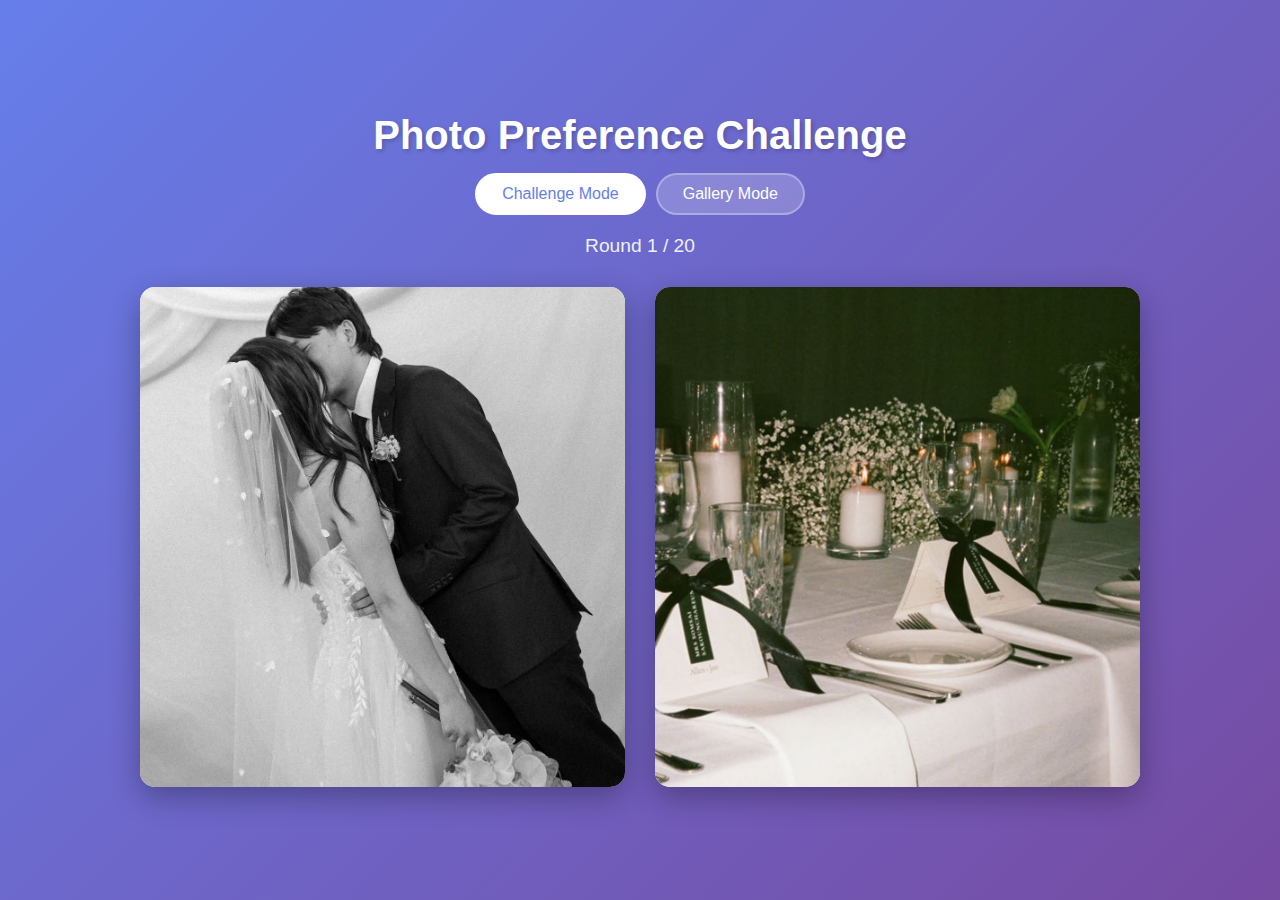
<file: index.html>
<!DOCTYPE html>
<html lang="en">
<head>
    <meta charset="UTF-8">
    <meta name="viewport" content="width=device-width, initial-scale=1.0, maximum-scale=5.0, user-scalable=yes">
    <meta name="mobile-web-app-capable" content="yes">
    <meta name="apple-mobile-web-app-capable" content="yes">
    <meta name="apple-mobile-web-app-status-bar-style" content="black-translucent">
    <title>Photo Preference Challenge</title>
    <link rel="stylesheet" href="style.css">
</head>
<body>
    <div class="container">
        <header>
            <h1>Photo Preference Challenge</h1>
            <div class="mode-switcher">
                <button id="challenge-mode-btn" class="mode-btn active">Challenge Mode</button>
                <button id="gallery-mode-btn" class="mode-btn">Gallery Mode</button>
            </div>
            <div class="round-counter" id="round-counter">
                Round <span id="current-round">1</span> / 20
            </div>
        </header>

        <div id="game-screen" class="game-screen">
            <div class="photos-container">
                <div class="photo-wrapper" id="photo-left">
                    <img src="" alt="Photo 1" id="img-left">
                    <div class="photo-overlay">Click to Choose</div>
                </div>
                <div class="photo-wrapper" id="photo-right">
                    <img src="" alt="Photo 2" id="img-right">
                    <div class="photo-overlay">Click to Choose</div>
                </div>
            </div>
        </div>

        <div id="results-screen" class="results-screen hidden">
            <h2>Results</h2>
            <div class="results-content">
                <div class="score-item">
                    <h3>Heartlands</h3>
                    <div class="score" id="score-a">0</div>
                    <div class="percentage" id="percentage-a">0%</div>
                </div>
                <div class="score-item">
                    <h3>Storytellers</h3>
                    <div class="score" id="score-b">0</div>
                    <div class="percentage" id="percentage-b">0%</div>
                </div>
            </div>
            <button id="restart-btn" class="restart-btn">Play Again</button>
        </div>

        <div id="gallery-screen" class="gallery-screen hidden">
            <div class="gallery-header">
                <h2>Select Your Favorites</h2>
                <button id="gallery-done-btn" class="done-btn">Done</button>
            </div>
            <div class="gallery-grid" id="gallery-grid">
                <!-- Photos will be dynamically loaded here -->
            </div>
        </div>

        <div id="gallery-results-screen" class="results-screen hidden">
            <h2>Gallery Results</h2>
            <div class="results-content">
                <div class="score-item">
                    <h3>Heartlands</h3>
                    <div class="score" id="gallery-score-a">0</div>
                    <div class="percentage" id="gallery-percentage-a">0%</div>
                </div>
                <div class="score-item">
                    <h3>Storytellers</h3>
                    <div class="score" id="gallery-score-b">0</div>
                    <div class="percentage" id="gallery-percentage-b">0%</div>
                </div>
            </div>
            <button id="gallery-restart-btn" class="restart-btn">Browse Again</button>
        </div>
    </div>

    <script src="script.js"></script>
</body>
</html>
</file>
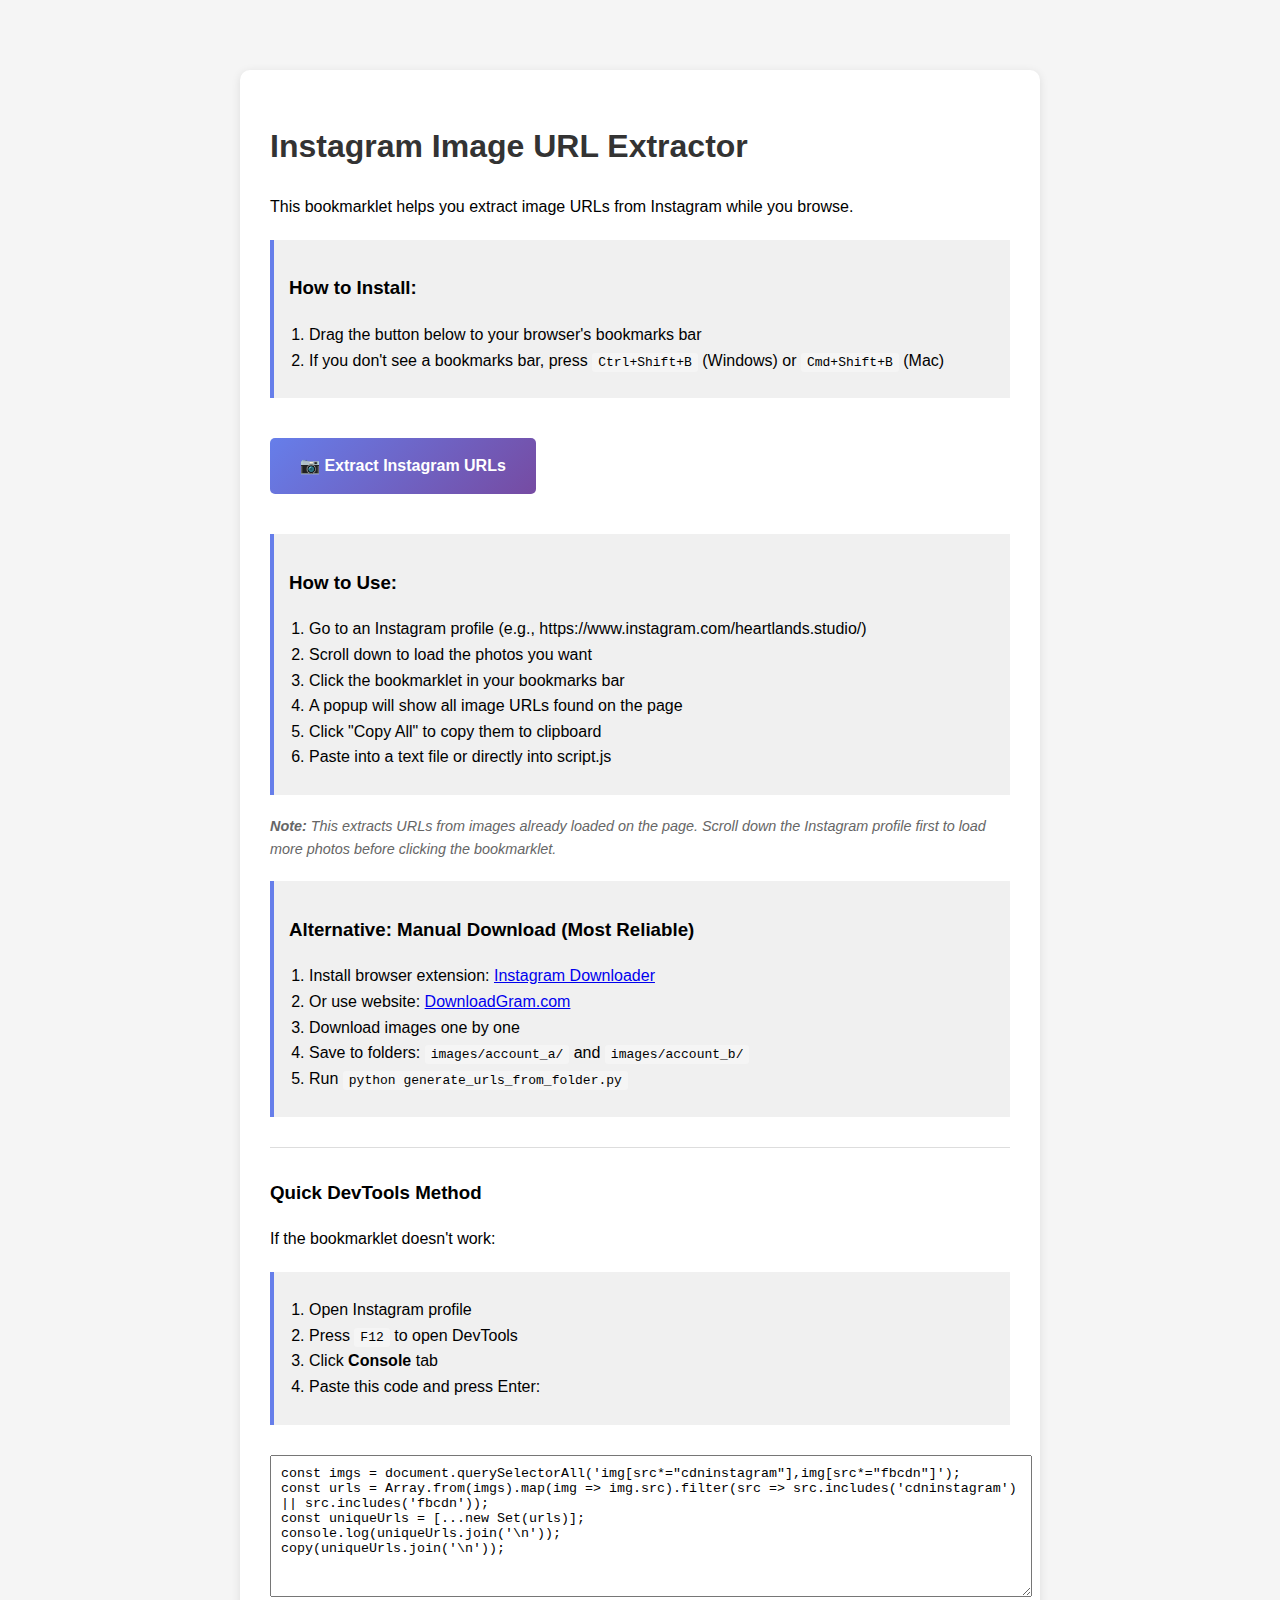
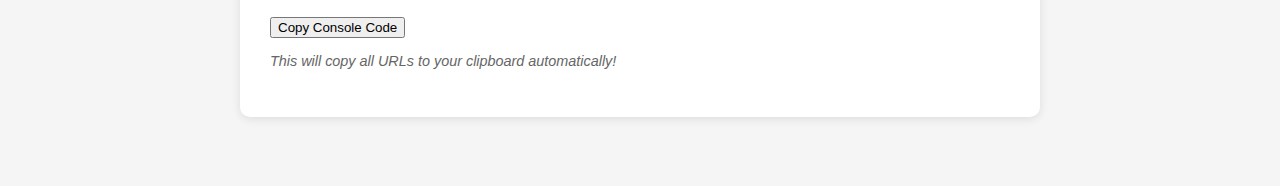
<file: bookmarklet.html>
<!DOCTYPE html>
<html lang="en">
<head>
    <meta charset="UTF-8">
    <meta name="viewport" content="width=device-width, initial-scale=1.0">
    <title>Instagram Image Extractor - Bookmarklet</title>
    <style>
        body {
            font-family: Arial, sans-serif;
            max-width: 800px;
            margin: 50px auto;
            padding: 20px;
            line-height: 1.6;
            background: #f5f5f5;
        }
        .container {
            background: white;
            padding: 30px;
            border-radius: 10px;
            box-shadow: 0 2px 10px rgba(0,0,0,0.1);
        }
        h1 {
            color: #333;
        }
        .bookmarklet {
            display: inline-block;
            background: linear-gradient(135deg, #667eea 0%, #764ba2 100%);
            color: white;
            padding: 15px 30px;
            text-decoration: none;
            border-radius: 5px;
            font-weight: bold;
            margin: 20px 0;
            cursor: move;
        }
        .bookmarklet:hover {
            opacity: 0.9;
        }
        .instructions {
            background: #f0f0f0;
            padding: 15px;
            border-left: 4px solid #667eea;
            margin: 20px 0;
        }
        .instructions ol {
            margin: 10px 0;
            padding-left: 20px;
        }
        .note {
            color: #666;
            font-size: 0.9em;
            font-style: italic;
        }
        code {
            background: #f5f5f5;
            padding: 2px 6px;
            border-radius: 3px;
            font-family: monospace;
        }
    </style>
</head>
<body>
    <div class="container">
        <h1>Instagram Image URL Extractor</h1>

        <p>This bookmarklet helps you extract image URLs from Instagram while you browse.</p>

        <div class="instructions">
            <h3>How to Install:</h3>
            <ol>
                <li>Drag the button below to your browser's bookmarks bar</li>
                <li>If you don't see a bookmarks bar, press <code>Ctrl+Shift+B</code> (Windows) or <code>Cmd+Shift+B</code> (Mac)</li>
            </ol>
        </div>

        <a href="javascript:(function(){const imgs=document.querySelectorAll('img[src*=&quot;cdninstagram&quot;],img[src*=&quot;fbcdn&quot;]');const urls=Array.from(imgs).map(img=>img.src).filter(src=>src.includes('cdninstagram')||src.includes('fbcdn'));const uniqueUrls=[...new Set(urls)];if(uniqueUrls.length===0){alert('No Instagram images found on this page!');return;}const popup=window.open('','Image URLs','width=600,height=400');popup.document.write('<html><head><title>Image URLs</title><style>body{font-family:Arial;padding:20px;}textarea{width:100%;height:300px;font-family:monospace;font-size:12px;}</style></head><body>');popup.document.write('<h2>Found '+uniqueUrls.length+' image URLs</h2>');popup.document.write('<p>Copy these URLs:</p>');popup.document.write('<textarea>'+uniqueUrls.join('\n')+'</textarea>');popup.document.write('<button onclick=&quot;navigator.clipboard.writeText(document.querySelector(\'textarea\').value).then(()=>alert(\'Copied to clipboard!\'))&quot;>Copy All</button>');popup.document.write('</body></html>');popup.document.close();})();" class="bookmarklet">📷 Extract Instagram URLs</a>

        <div class="instructions">
            <h3>How to Use:</h3>
            <ol>
                <li>Go to an Instagram profile (e.g., https://www.instagram.com/heartlands.studio/)</li>
                <li>Scroll down to load the photos you want</li>
                <li>Click the bookmarklet in your bookmarks bar</li>
                <li>A popup will show all image URLs found on the page</li>
                <li>Click "Copy All" to copy them to clipboard</li>
                <li>Paste into a text file or directly into script.js</li>
            </ol>
        </div>

        <p class="note"><strong>Note:</strong> This extracts URLs from images already loaded on the page. Scroll down the Instagram profile first to load more photos before clicking the bookmarklet.</p>

        <div class="instructions">
            <h3>Alternative: Manual Download (Most Reliable)</h3>
            <ol>
                <li>Install browser extension: <a href="https://chrome.google.com/webstore/search/instagram%20downloader" target="_blank">Instagram Downloader</a></li>
                <li>Or use website: <a href="https://downloadgram.com" target="_blank">DownloadGram.com</a></li>
                <li>Download images one by one</li>
                <li>Save to folders: <code>images/account_a/</code> and <code>images/account_b/</code></li>
                <li>Run <code>python generate_urls_from_folder.py</code></li>
            </ol>
        </div>

        <hr style="margin: 30px 0; border: none; border-top: 1px solid #ddd;">

        <h3>Quick DevTools Method</h3>
        <p>If the bookmarklet doesn't work:</p>
        <div class="instructions">
            <ol>
                <li>Open Instagram profile</li>
                <li>Press <code>F12</code> to open DevTools</li>
                <li>Click <strong>Console</strong> tab</li>
                <li>Paste this code and press Enter:</li>
            </ol>
        </div>

        <textarea id="consoleCode" readonly style="width: 100%; height: 120px; font-family: monospace; padding: 10px; margin: 10px 0;">const imgs = document.querySelectorAll('img[src*="cdninstagram"],img[src*="fbcdn"]');
const urls = Array.from(imgs).map(img => img.src).filter(src => src.includes('cdninstagram') || src.includes('fbcdn'));
const uniqueUrls = [...new Set(urls)];
console.log(uniqueUrls.join('\n'));
copy(uniqueUrls.join('\n'));</textarea>

        <button onclick="navigator.clipboard.writeText(document.getElementById('consoleCode').value).then(() => alert('Code copied! Paste it in the browser console.'))">Copy Console Code</button>

        <p class="note" style="margin-top: 10px;">This will copy all URLs to your clipboard automatically!</p>
    </div>
</body>
</html>
</file>
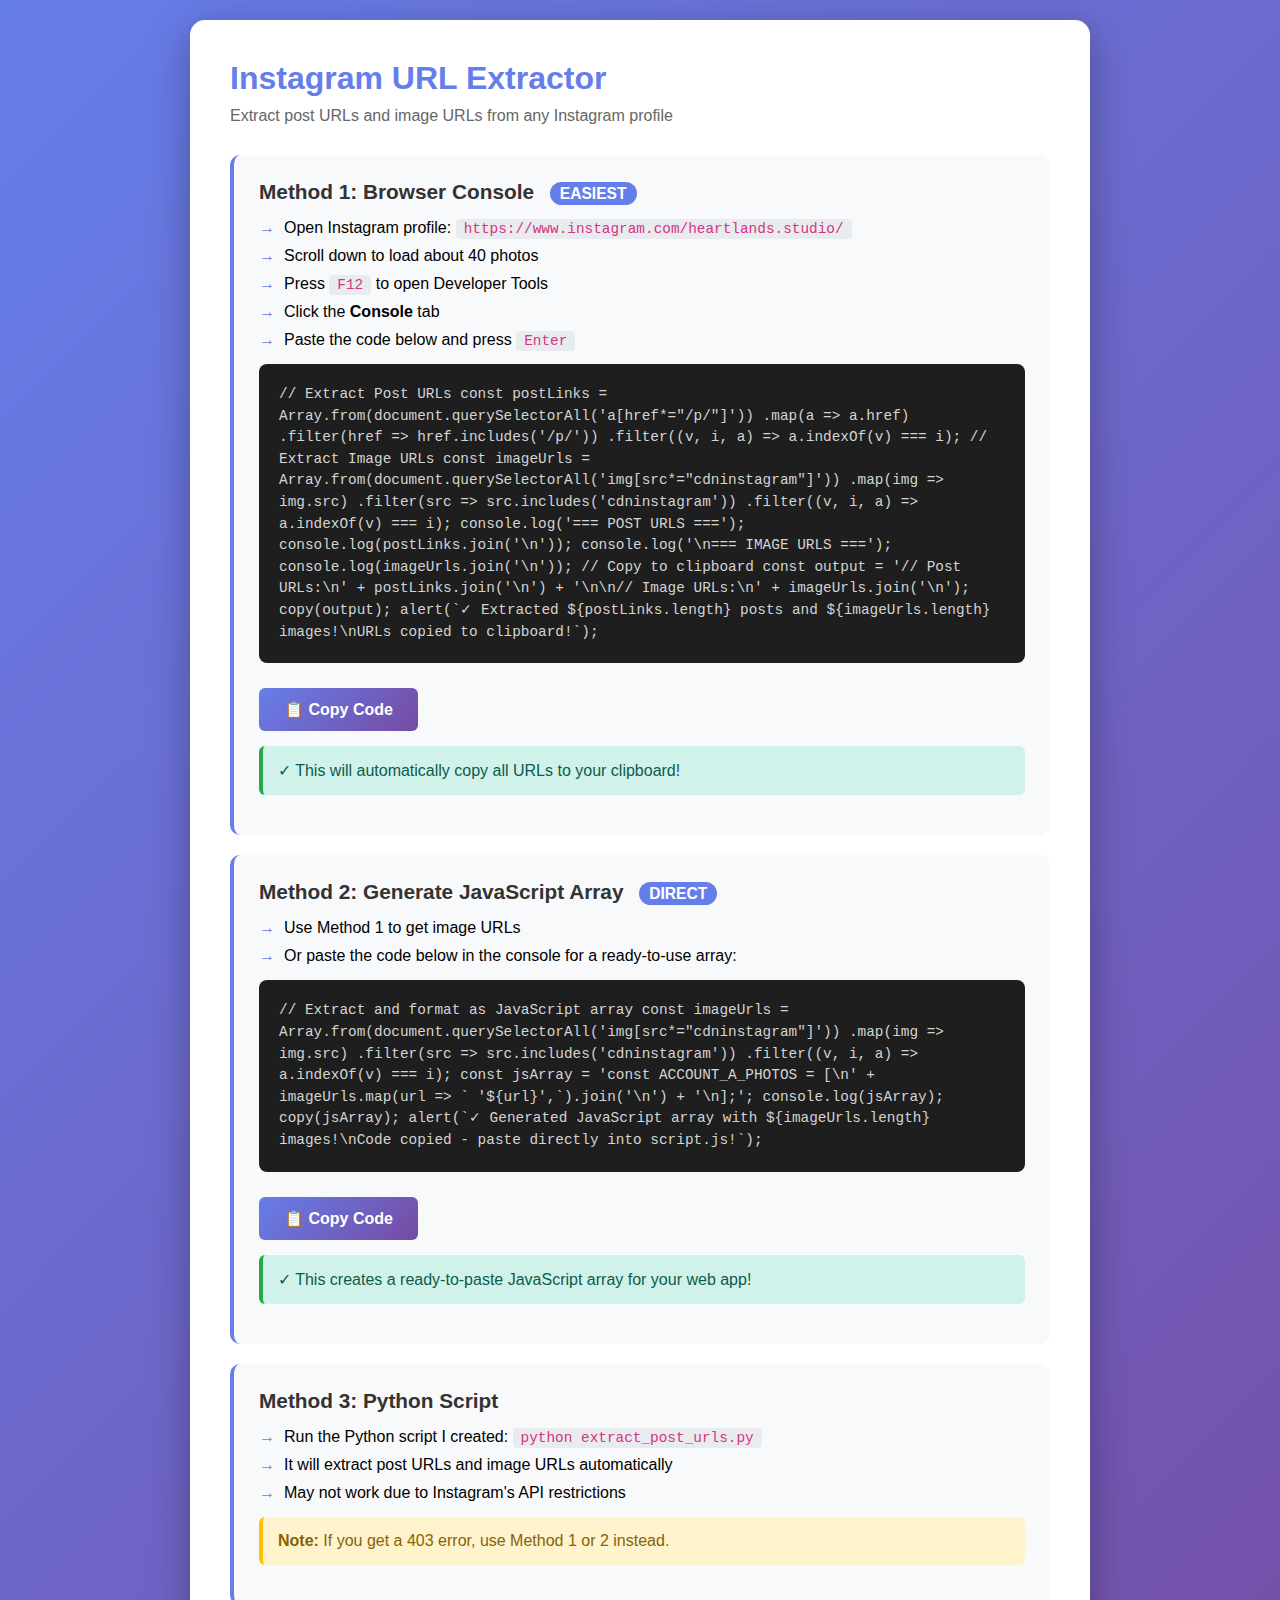
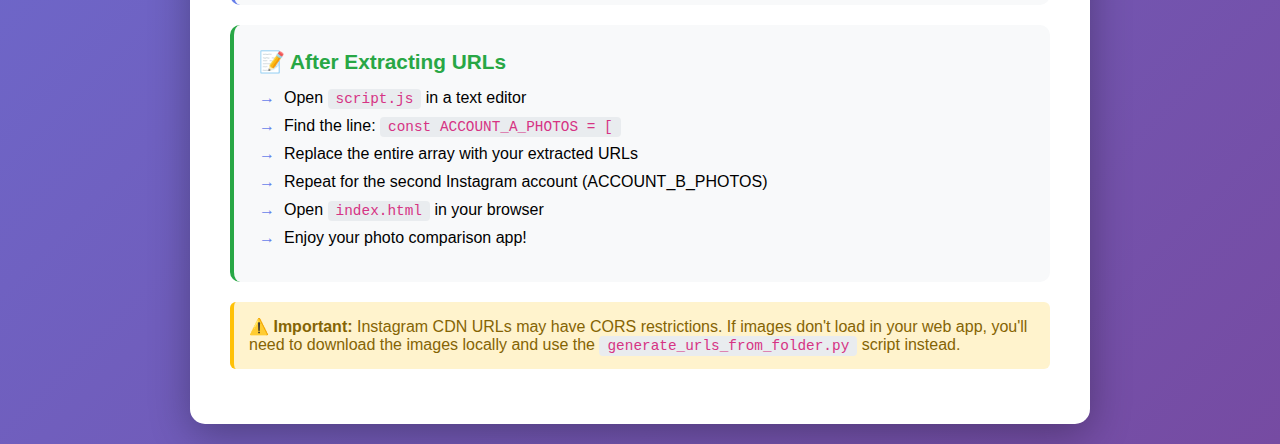
<file: browser_extractor.html>
<!DOCTYPE html>
<html lang="en">
<head>
    <meta charset="UTF-8">
    <meta name="viewport" content="width=device-width, initial-scale=1.0">
    <title>Instagram URL Extractor</title>
    <style>
        * {
            margin: 0;
            padding: 0;
            box-sizing: border-box;
        }
        body {
            font-family: -apple-system, BlinkMacSystemFont, 'Segoe UI', Roboto, sans-serif;
            background: linear-gradient(135deg, #667eea 0%, #764ba2 100%);
            min-height: 100vh;
            padding: 20px;
        }
        .container {
            max-width: 900px;
            margin: 0 auto;
            background: white;
            border-radius: 15px;
            padding: 40px;
            box-shadow: 0 10px 40px rgba(0,0,0,0.3);
        }
        h1 {
            color: #667eea;
            margin-bottom: 10px;
        }
        .subtitle {
            color: #666;
            margin-bottom: 30px;
        }
        .method {
            background: #f8f9fa;
            padding: 25px;
            border-radius: 10px;
            margin-bottom: 20px;
            border-left: 4px solid #667eea;
        }
        .method h2 {
            color: #333;
            font-size: 1.3rem;
            margin-bottom: 15px;
        }
        .step {
            margin: 10px 0;
            padding-left: 25px;
            position: relative;
        }
        .step::before {
            content: "→";
            position: absolute;
            left: 0;
            color: #667eea;
            font-weight: bold;
        }
        code {
            background: #e9ecef;
            padding: 2px 8px;
            border-radius: 4px;
            font-family: 'Courier New', monospace;
            font-size: 0.9em;
            color: #d63384;
        }
        .code-block {
            background: #1e1e1e;
            color: #d4d4d4;
            padding: 20px;
            border-radius: 8px;
            overflow-x: auto;
            margin: 15px 0;
            font-family: 'Courier New', monospace;
            font-size: 0.9em;
            line-height: 1.5;
        }
        button {
            background: linear-gradient(135deg, #667eea 0%, #764ba2 100%);
            color: white;
            border: none;
            padding: 12px 25px;
            border-radius: 6px;
            cursor: pointer;
            font-size: 1em;
            font-weight: 600;
            margin-top: 10px;
            transition: transform 0.2s;
        }
        button:hover {
            transform: translateY(-2px);
        }
        button:active {
            transform: translateY(0);
        }
        .success {
            background: #d1f2eb;
            color: #0c5c4c;
            padding: 15px;
            border-radius: 6px;
            margin: 15px 0;
            border-left: 4px solid #28a745;
        }
        .note {
            background: #fff3cd;
            color: #856404;
            padding: 15px;
            border-radius: 6px;
            margin: 15px 0;
            border-left: 4px solid #ffc107;
        }
        .badge {
            background: #667eea;
            color: white;
            padding: 3px 10px;
            border-radius: 12px;
            font-size: 0.75em;
            font-weight: bold;
            margin-left: 10px;
        }
    </style>
</head>
<body>
    <div class="container">
        <h1>Instagram URL Extractor</h1>
        <p class="subtitle">Extract post URLs and image URLs from any Instagram profile</p>

        <!-- METHOD 1 -->
        <div class="method">
            <h2>Method 1: Browser Console <span class="badge">EASIEST</span></h2>

            <div class="step">Open Instagram profile: <code>https://www.instagram.com/heartlands.studio/</code></div>
            <div class="step">Scroll down to load about 40 photos</div>
            <div class="step">Press <code>F12</code> to open Developer Tools</div>
            <div class="step">Click the <strong>Console</strong> tab</div>
            <div class="step">Paste the code below and press <code>Enter</code></div>

            <div class="code-block" id="consoleCode">// Extract Post URLs
const postLinks = Array.from(document.querySelectorAll('a[href*="/p/"]'))
    .map(a => a.href)
    .filter(href => href.includes('/p/'))
    .filter((v, i, a) => a.indexOf(v) === i);

// Extract Image URLs
const imageUrls = Array.from(document.querySelectorAll('img[src*="cdninstagram"]'))
    .map(img => img.src)
    .filter(src => src.includes('cdninstagram'))
    .filter((v, i, a) => a.indexOf(v) === i);

console.log('=== POST URLS ===');
console.log(postLinks.join('\n'));
console.log('\n=== IMAGE URLS ===');
console.log(imageUrls.join('\n'));

// Copy to clipboard
const output = '// Post URLs:\n' + postLinks.join('\n') + '\n\n// Image URLs:\n' + imageUrls.join('\n');
copy(output);
alert(`✓ Extracted ${postLinks.length} posts and ${imageUrls.length} images!\nURLs copied to clipboard!`);</div>

            <button onclick="copyCode('consoleCode')">📋 Copy Code</button>

            <div class="success" style="margin-top: 15px;">
                ✓ This will automatically copy all URLs to your clipboard!
            </div>
        </div>

        <!-- METHOD 2 -->
        <div class="method">
            <h2>Method 2: Generate JavaScript Array <span class="badge">DIRECT</span></h2>

            <div class="step">Use Method 1 to get image URLs</div>
            <div class="step">Or paste the code below in the console for a ready-to-use array:</div>

            <div class="code-block" id="jsArrayCode">// Extract and format as JavaScript array
const imageUrls = Array.from(document.querySelectorAll('img[src*="cdninstagram"]'))
    .map(img => img.src)
    .filter(src => src.includes('cdninstagram'))
    .filter((v, i, a) => a.indexOf(v) === i);

const jsArray = 'const ACCOUNT_A_PHOTOS = [\n' +
    imageUrls.map(url => `    '${url}',`).join('\n') +
    '\n];';

console.log(jsArray);
copy(jsArray);
alert(`✓ Generated JavaScript array with ${imageUrls.length} images!\nCode copied - paste directly into script.js!`);</div>

            <button onclick="copyCode('jsArrayCode')">📋 Copy Code</button>

            <div class="success" style="margin-top: 15px;">
                ✓ This creates a ready-to-paste JavaScript array for your web app!
            </div>
        </div>

        <!-- METHOD 3 -->
        <div class="method">
            <h2>Method 3: Python Script</h2>

            <div class="step">Run the Python script I created: <code>python extract_post_urls.py</code></div>
            <div class="step">It will extract post URLs and image URLs automatically</div>
            <div class="step">May not work due to Instagram's API restrictions</div>

            <div class="note">
                <strong>Note:</strong> If you get a 403 error, use Method 1 or 2 instead.
            </div>
        </div>

        <!-- INSTRUCTIONS -->
        <div class="method" style="border-left-color: #28a745;">
            <h2 style="color: #28a745;">📝 After Extracting URLs</h2>

            <div class="step">Open <code>script.js</code> in a text editor</div>
            <div class="step">Find the line: <code>const ACCOUNT_A_PHOTOS = [</code></div>
            <div class="step">Replace the entire array with your extracted URLs</div>
            <div class="step">Repeat for the second Instagram account (ACCOUNT_B_PHOTOS)</div>
            <div class="step">Open <code>index.html</code> in your browser</div>
            <div class="step">Enjoy your photo comparison app!</div>
        </div>

        <div class="note">
            <strong>⚠️ Important:</strong> Instagram CDN URLs may have CORS restrictions. If images don't load in your web app, you'll need to download the images locally and use the <code>generate_urls_from_folder.py</code> script instead.
        </div>
    </div>

    <script>
        function copyCode(elementId) {
            const code = document.getElementById(elementId).textContent;
            navigator.clipboard.writeText(code).then(() => {
                alert('✓ Code copied to clipboard!\n\nNow paste it in your browser console on Instagram.');
            }).catch(err => {
                alert('Could not copy: ' + err);
            });
        }
    </script>
</body>
</html>
</file>
<file: style.css>
* {
    margin: 0;
    padding: 0;
    box-sizing: border-box;
}

body {
    font-family: -apple-system, BlinkMacSystemFont, 'Segoe UI', Roboto, Oxygen, Ubuntu, Cantarell, sans-serif;
    background: linear-gradient(135deg, #667eea 0%, #764ba2 100%);
    min-height: 100vh;
    display: flex;
    align-items: center;
    justify-content: center;
    padding: 20px;
    -webkit-tap-highlight-color: transparent;
    touch-action: manipulation;
}

.container {
    max-width: 1200px;
    width: 100%;
}

header {
    text-align: center;
    margin-bottom: 30px;
    color: white;
}

h1 {
    font-size: 2.5rem;
    margin-bottom: 15px;
    text-shadow: 2px 2px 4px rgba(0, 0, 0, 0.2);
}

.round-counter {
    font-size: 1.2rem;
    opacity: 0.9;
}

.mode-switcher {
    display: flex;
    gap: 10px;
    justify-content: center;
    margin-bottom: 20px;
}

.mode-btn {
    background: rgba(255, 255, 255, 0.2);
    color: white;
    border: 2px solid rgba(255, 255, 255, 0.3);
    padding: 10px 25px;
    font-size: 1rem;
    border-radius: 25px;
    cursor: pointer;
    transition: all 0.3s ease;
    font-weight: 500;
}

.mode-btn:hover {
    background: rgba(255, 255, 255, 0.3);
    border-color: rgba(255, 255, 255, 0.5);
}

.mode-btn.active {
    background: white;
    color: #667eea;
    border-color: white;
}

.game-screen {
    display: block;
}

.photos-container {
    display: grid;
    grid-template-columns: 1fr 1fr;
    gap: 30px;
    max-width: 1000px;
    margin: 0 auto;
}

.photo-wrapper {
    position: relative;
    background: white;
    border-radius: 15px;
    overflow: hidden;
    cursor: pointer;
    transition: transform 0.3s ease, box-shadow 0.3s ease;
    box-shadow: 0 10px 30px rgba(0, 0, 0, 0.3);
}

.photo-wrapper:hover {
    transform: translateY(-5px);
    box-shadow: 0 15px 40px rgba(0, 0, 0, 0.4);
}

.photo-wrapper:hover .photo-overlay {
    opacity: 1;
}

.photo-wrapper img {
    width: 100%;
    height: 500px;
    object-fit: cover;
    display: block;
}

.photo-overlay {
    position: absolute;
    top: 0;
    left: 0;
    right: 0;
    bottom: 0;
    background: rgba(102, 126, 234, 0.9);
    display: flex;
    align-items: center;
    justify-content: center;
    color: white;
    font-size: 1.5rem;
    font-weight: bold;
    opacity: 0;
    transition: opacity 0.3s ease;
}

.hidden {
    display: none !important;
}

.results-screen {
    background: white;
    border-radius: 20px;
    padding: 50px;
    text-align: center;
    box-shadow: 0 15px 50px rgba(0, 0, 0, 0.3);
    max-width: 600px;
    margin: 0 auto;
}

.results-screen h2 {
    color: #667eea;
    font-size: 2.5rem;
    margin-bottom: 40px;
}

.results-content {
    display: grid;
    grid-template-columns: 1fr 1fr;
    gap: 40px;
    margin-bottom: 40px;
}

.score-item h3 {
    color: #333;
    font-size: 1.5rem;
    margin-bottom: 15px;
}

.score {
    font-size: 4rem;
    font-weight: bold;
    color: #667eea;
    margin-bottom: 10px;
}

.percentage {
    font-size: 1.3rem;
    color: #666;
}

.restart-btn {
    background: linear-gradient(135deg, #667eea 0%, #764ba2 100%);
    color: white;
    border: none;
    padding: 15px 40px;
    font-size: 1.2rem;
    border-radius: 50px;
    cursor: pointer;
    transition: transform 0.2s ease, box-shadow 0.2s ease;
    font-weight: bold;
}

.restart-btn:hover {
    transform: translateY(-2px);
    box-shadow: 0 5px 20px rgba(102, 126, 234, 0.4);
}

.restart-btn:active {
    transform: translateY(0);
}

/* Gallery Mode Styles */
.gallery-screen {
    display: block;
}

.gallery-header {
    display: flex;
    justify-content: space-between;
    align-items: center;
    margin-bottom: 30px;
    background: white;
    padding: 20px 30px;
    border-radius: 15px;
    box-shadow: 0 5px 20px rgba(0, 0, 0, 0.2);
}

.gallery-header h2 {
    color: #667eea;
    font-size: 1.8rem;
    margin: 0;
}

.done-btn {
    background: linear-gradient(135deg, #667eea 0%, #764ba2 100%);
    color: white;
    border: none;
    padding: 12px 30px;
    font-size: 1.1rem;
    border-radius: 25px;
    cursor: pointer;
    transition: transform 0.2s ease, box-shadow 0.2s ease;
    font-weight: bold;
}

.done-btn:hover {
    transform: translateY(-2px);
    box-shadow: 0 5px 15px rgba(102, 126, 234, 0.4);
}

.done-btn:active {
    transform: translateY(0);
}

.gallery-grid {
    display: grid;
    grid-template-columns: repeat(auto-fill, minmax(250px, 1fr));
    gap: 20px;
    padding: 10px;
}

.gallery-tile {
    position: relative;
    background: white;
    border-radius: 12px;
    overflow: hidden;
    cursor: pointer;
    transition: all 0.3s ease;
    box-shadow: 0 5px 15px rgba(0, 0, 0, 0.2);
}

.gallery-tile:hover {
    transform: translateY(-5px);
    box-shadow: 0 8px 25px rgba(0, 0, 0, 0.3);
}

.gallery-tile img {
    width: 100%;
    height: 250px;
    object-fit: cover;
    display: block;
}

.like-icon {
    position: absolute;
    top: 10px;
    right: 10px;
    width: 40px;
    height: 40px;
    background: rgba(255, 255, 255, 0.9);
    border-radius: 50%;
    display: flex;
    align-items: center;
    justify-content: center;
    font-size: 1.5rem;
    color: #ccc;
    transition: all 0.3s ease;
    opacity: 0.7;
}

.gallery-tile:hover .like-icon {
    opacity: 1;
}

.gallery-tile.liked .like-icon {
    background: #ff4757;
    color: white;
    opacity: 1;
    transform: scale(1.1);
}

.gallery-tile.liked {
    border: 3px solid #ff4757;
}

.gallery-tile:active {
    transform: scale(0.98);
}

/* Responsive design */
@media (max-width: 768px) {
    body {
        padding: 10px;
        align-items: flex-start;
    }

    .container {
        margin-top: 10px;
    }

    h1 {
        font-size: 1.5rem;
        margin-bottom: 10px;
    }

    .photos-container {
        grid-template-columns: 1fr;
        gap: 15px;
    }

    .photo-wrapper img {
        height: 350px;
    }

    .photo-overlay {
        font-size: 1.2rem;
    }

    .results-content {
        grid-template-columns: 1fr;
        gap: 25px;
    }

    .results-screen {
        padding: 25px 15px;
    }

    .results-screen h2 {
        font-size: 2rem;
        margin-bottom: 30px;
    }

    .score {
        font-size: 3rem;
    }

    .gallery-grid {
        grid-template-columns: repeat(auto-fill, minmax(140px, 1fr));
        gap: 12px;
        padding: 5px;
    }

    .gallery-tile img {
        height: 140px;
    }

    .gallery-header {
        flex-direction: column;
        gap: 15px;
        text-align: center;
        padding: 15px 20px;
    }

    .gallery-header h2 {
        font-size: 1.4rem;
    }

    .done-btn {
        width: 100%;
        padding: 14px 20px;
    }

    .mode-switcher {
        flex-direction: row;
        gap: 8px;
        width: 100%;
    }

    .mode-btn {
        flex: 1;
        padding: 10px 15px;
        font-size: 0.9rem;
    }

    .like-icon {
        width: 35px;
        height: 35px;
        font-size: 1.3rem;
        top: 8px;
        right: 8px;
        opacity: 1;
    }

    .photo-overlay {
        opacity: 0.95;
    }

    .round-counter {
        font-size: 1rem;
    }

    .restart-btn {
        padding: 12px 30px;
        font-size: 1.1rem;
        width: 100%;
    }
}

/* Extra small devices */
@media (max-width: 480px) {
    h1 {
        font-size: 1.3rem;
    }

    .gallery-grid {
        grid-template-columns: repeat(auto-fill, minmax(110px, 1fr));
        gap: 10px;
    }

    .gallery-tile img {
        height: 110px;
    }

    .photo-wrapper img {
        height: 280px;
    }

    .like-icon {
        width: 30px;
        height: 30px;
        font-size: 1.1rem;
    }

    .mode-btn {
        font-size: 0.85rem;
        padding: 8px 12px;
    }
}
</file>
